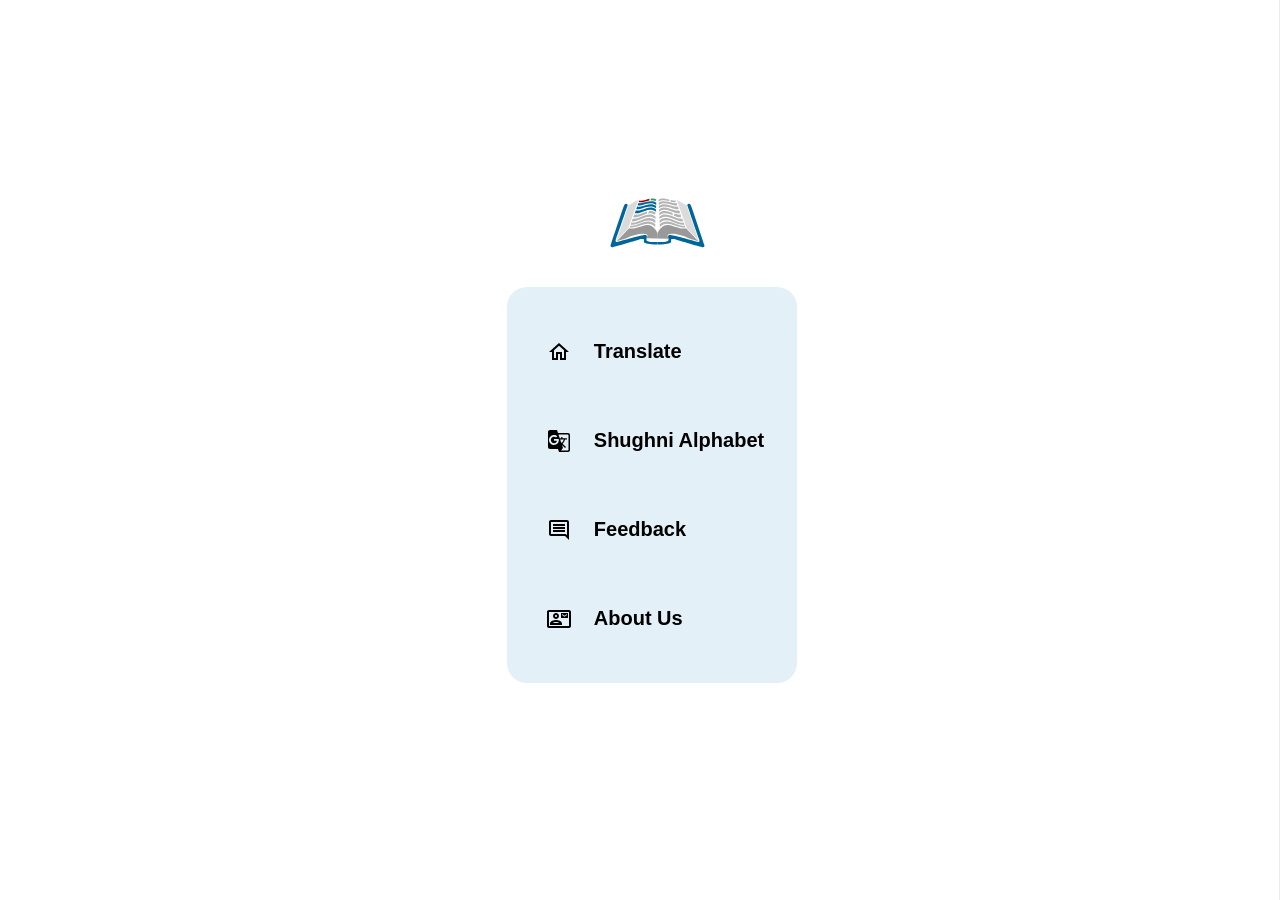
<file: index.html>
<!DOCTYPE html>
<html>

<head>
    <meta charset='utf-8'>
    <meta http-equiv='X-UA-Compatible' content='IE=edge'>
    <title>Shughni Alphabet</title>
    <meta name='viewport' content='width=device-width, initial-scale=1'>
    <link rel='stylesheet' type='text/css' media='screen' href='css/index.css'>
    <link rel="icon" href="icons/logo.svg">
    <link rel="stylesheet" href="https://cdnjs.cloudflare.com/ajax/libs/font-awesome/5.13.0/css/all.min.css">
</head>

<body>
    <div class="app">

        <div class="sidebar">

            <div class="icons__above">
                <p><a href="index.html">
                        <img src="icons/logo.svg" alt="main page">
                    </a>
                </p>
            </div>

            <div class="sidebar__option">

                <div class="icons">
                    <img src="icons/home.svg">
                    <a href="php/translator.php"> Translate </a>
                </div>

                <div class="icons">
                    <img src="icons/alphabet.svg">
                    <a href="html/alphabet.html"> Shughni Alphabet </a>
                </div>

                <div class="icons">
                    <img src="icons/feedback.svg">
                    <a href="php/feedback.php"> Feedback </a>
                </div>

                <div class="icons">
                    <img src="icons/aboutus.svg">
                    <a href="html/aboutus.html"> About Us </a>
                </div>

            </div>

        </div>

    </div>

</body>

</html>
</file>
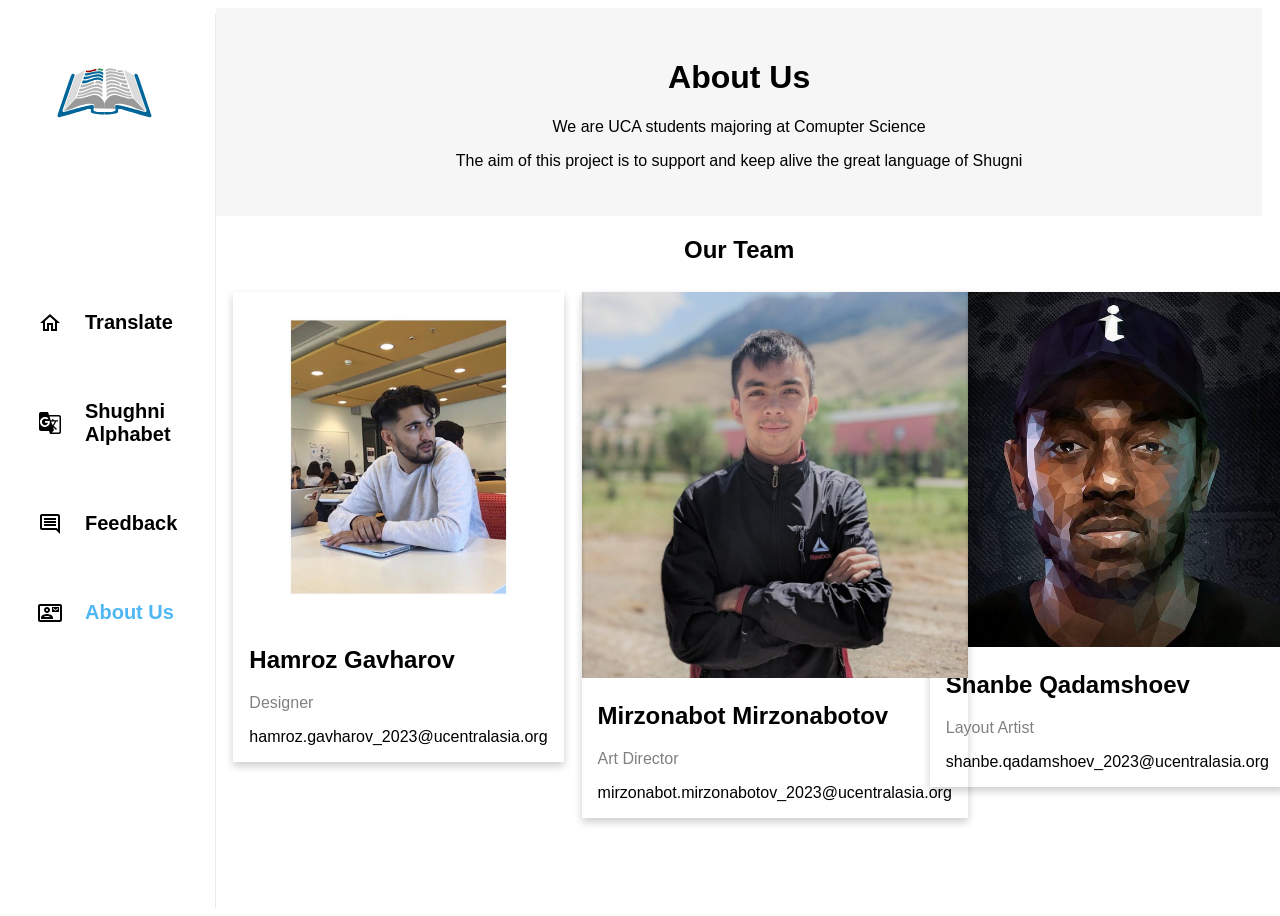
<file: html/aboutus.html>
<!DOCTYPE html>
<html>

<head>
  <meta charset='utf-8'>
  <meta http-equiv='X-UA-Compatible' content='IE=edge'>
  <title>About Us</title>
  <meta name='viewport' content='width=device-width, initial-scale=1'>
  <link rel='stylesheet' type='text/css' media='screen' href='../css/aboutus.css'>
  <link rel="icon" href="../icons/logo.svg">
  <link rel="stylesheet" href="https://cdnjs.cloudflare.com/ajax/libs/font-awesome/5.13.0/css/all.min.css">
</head>

<body>
  <div class="app">
    <div class="sidebar">
      <div class="icons__above">
        <p><a href="../index.html">
            <img src="../icons/logo.svg" alt="main page"></a></p>
      </div>

      <div class="sidebar__option">
        <div class="icons">
          <img src="../icons/home.svg">
          <a href="../php/translator.php"> Translate </a>
        </div>

        <div class="icons">
          <img src="../icons/alphabet.svg">
          <a href="../html/alphabet.html"> Shughni Alphabet </a>
        </div>

        <div class="icons">
          <img src="../icons/feedback.svg">
          <a href="../php/feedback.php"> Feedback </a>
        </div>

        <div class="icons">
          <img src="../icons/aboutus.svg">
          <a class="active" href="aboutus.html"> About Us </a>
        </div>

      </div>

    </div>

    <div class="new">
      <div class="about-section">
        <h1>About Us</h1>
        <p>We are UCA students majoring at Comupter Science</p>
        <p>The aim of this project is to support and keep alive the great language of Shugni</p>
      </div>

      <h2 style="text-align:center">Our Team</h2>

      <div class="row">
        <div class="column">
          <div class="card">
            <img src="../icons/vasya.jpg" alt="Shanbe" style="width:100%">
            <div class="container">
              <h2>Shanbe Qadamshoev</h2>
              <p class="title">Layout Artist</p>
              <p>shanbe.qadamshoev_2023@ucentralasia.org</p>
            </div>
          </div>
        </div>

        <div class="column">
          <div class="card">
            <img src="../aboutus/mirzo.jpg" alt="Mirzo" style="width:100%">
            <div class="container">
              <h2>Mirzonabot Mirzonabotov</h2>
              <p class="title">Art Director</p>
              <p>mirzonabot.mirzonabotov_2023@ucentralasia.org</p>
            </div>
          </div>
        </div>

        <div class="column">
          <div class="card">
            <img src="../aboutus/hamroz.jpg" alt="Hamroz" style="width:100%">
            <div class="container">
              <h2>Hamroz Gavharov</h2>
              <p class="title">Designer</p>
              <p>hamroz.gavharov_2023@ucentralasia.org</p>
            </div>
          </div>
        </div>
      </div>
    </div>
  </div>
</body>

</html>
</file>
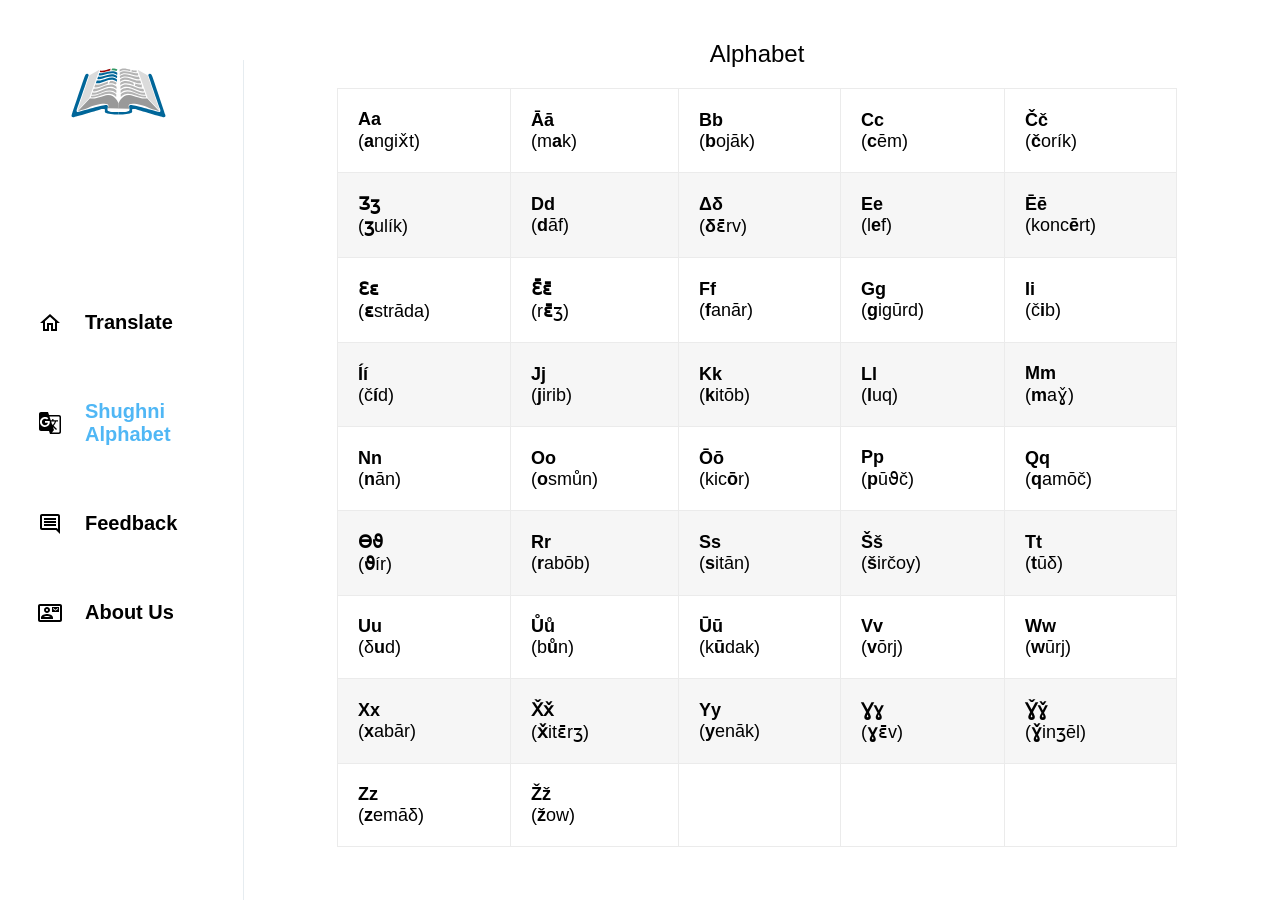
<file: html/alphabet.html>
<!DOCTYPE html>
<html>

<head>
    <meta charset='utf-8'>
    <meta http-equiv='X-UA-Compatible' content='IE=edge'>
    <title>Shughni Alphabet</title>
    <meta name='viewport' content='width=device-width, initial-scale=1'>
    <link rel='stylesheet' type='text/css' media='screen' href='../css/alphabet.css'>
    <link rel='stylesheet' type='text/css' media='screen' href='../css/table.css'>
    <link rel="icon" href="../icons/logo.svg">
    <link rel="stylesheet" href="https://cdnjs.cloudflare.com/ajax/libs/font-awesome/5.13.0/css/all.min.css">
</head>

<body>
    <div class="app">

        <div class="sidebar">
            <div class="icons__above">
                <p><a href="../index.html">
                        <img src="../icons/logo.svg" alt="main page"></a></p>
            </div>
            <div class="sidebar__option">

                <div class="icons">
                    <img src="../icons/home.svg">
                    <a href="../php/translator.php"> Translate </a>
                </div>

                <div class="icons">
                    <img src="../icons/alphabet.svg">
                    <a class="active" href="alphabet.html"> Shughni Alphabet </a>
                </div>

                <div class="icons">
                    <img src="../icons/feedback.svg">
                    <a href="../php/feedback.php"> Feedback </a>
                </div>

                <div class="icons">
                    <img src="../icons/aboutus.svg">
                    <a href="../html/aboutus.html"> About Us </a>
                </div>

            </div>

        </div>


        <div class="alphabetTable">
            <table>
                <thead>
                    <caption>
                        <h2>Alphabet</h2>
                    </caption>
                </thead>

                <tbody>
                    <tr>
                        <td>
                            <p><b>Aa</b> <br> (<b>a</b>ngix̌t) </p>
                        </td>
                        <td>
                            <p><b>Āā</b> <br> (m<b>a</b>k)</p>
                        </td>
                        <td>
                            <p><b>Bb</b> <br> (<b>b</b>ojāk)</p>
                        </td>
                        <td>
                            <p><b>Cc</b> <br> (<b>c</b>ēm)</p>
                        </td>
                        <td>
                            <p><b>Čč</b> <br> (<b>č</b>orík)</p>
                        </td>
                    </tr>

                    <tr class="colored">
                        <td>
                            <p><b>Ʒʒ</b> <br> (<b>ʒ</b>ulík)</p>
                        </td>
                        <td>
                            <p><b>Dd</b> <br> (<b>d</b>āf)</p>
                        </td>
                        <td>
                            <p><b>Δδ</b> <br> (<b>δ</b>ɛ̄rv)</p>
                        </td>
                        <td>
                            <p><b>Ee</b> <br> (l<b>e</b>f)</p>
                        </td>
                        <td>
                            <p><b>Ēē</b> <br> (konc<b>ē</b>rt)</p>
                        </td>
                    </tr>

                    <tr>
                        <td>
                            <p><b>Ɛɛ</b> <br> (<b>ɛ</b>strāda)</p>
                        </td>
                        <td>
                            <p><b>Ɛ̄ɛ̄</b> <br> (r<b>ɛ̄</b>ʒ)</p>
                        </td>
                        <td>
                            <p><b>Ff</b> <br> (<b>f</b>anār)</p>
                        </td>
                        <td>
                            <p><b>Gg</b> <br> (<b>g</b>igūrd)</p>
                        </td>
                        <td>
                            <p><b>Ii</b> <br> (č<b>i</b>b)</p>
                        </td>
                    </tr>
                    <tr class="colored">
                        <td>
                            <p><b>Íí</b> <br> (č<b>í</b>d)</p>
                        </td>
                        <td>
                            <p><b>Jj</b> <br> (<b>j</b>irib)</p>
                        </td>
                        <td>
                            <p><b>Kk</b> <br> (<b>k</b>itōb)</p>
                        </td>
                        <td>
                            <p><b>Ll</b> <br> (<b>l</b>uq)</p>
                        </td>
                        <td>
                            <p><b>Mm</b> <br> (<b>m</b>aɣ̌)</p>
                        </td>
                    </tr>
                    <tr>
                        <td>
                            <p><b>Nn</b> <br> (<b>n</b>ān)</p>
                        </td>
                        <td>
                            <p><b>Oo</b> <br> (<b>o</b>smůn)</p>
                        </td>
                        <td>
                            <p><b>Ōō</b> <br> (kic<b>ō</b>r)</p>
                        </td>
                        <td>
                            <p><b>Pp</b> <br> (<b>p</b>ūϑč)</p>
                        </td>
                        <td>
                            <p><b>Qq</b> <br> (<b>q</b>amōč)</p>
                        </td>
                    </tr>
                    <tr class="colored">

                        <td>
                            <p><b>ϴϑ</b> <br> (<b>ϑ</b>ír)</p>
                        </td>
                        <td>
                            <p><b>Rr</b> <br> (<b>r</b>abōb)</p>
                        </td>
                        <td>
                            <p><b>Ss</b> <br> (<b>s</b>itān)</p>
                        </td>
                        <td>
                            <p><b>Šš</b> <br> (<b>š</b>irčoy)</p>
                        </td>
                        <td>
                            <p><b>Tt</b> <br> (<b>t</b>ūδ)</p>
                        </td>
                    </tr>
                    <tr>
                        <td>
                            <p><b>Uu</b> <br> (δ<b>u</b>d)</p>
                        </td>
                        <td>
                            <p><b>Ůů</b> <br> (b<b>ů</b>n)</p>
                        </td>
                        <td>
                            <p><b>Ūū</b> <br> (k<b>ū</b>dak)</p>
                        </td>
                        <td>
                            <p><b>Vv</b> <br> (<b>v</b>ōrj)</p>
                        </td>
                        <td>
                            <p><b>Ww</b> <br> (<b>w</b>ūrj)</p>
                        </td>
                    </tr>
                    <tr class="colored">
                        <td>
                            <p><b>Xx</b> <br> (<b>x</b>abār)</p>
                        </td>
                        <td>
                            <p><b>X̌x̌</b> <br> (<b>x̌</b>itɛ̄rʒ)</p>
                        </td>
                        <td>
                            <p><b>Yy</b> <br> (<b>y</b>enāk)</p>
                        </td>
                        <td>
                            <p><b>Ɣɣ</b> <br> (<b>ɣ</b>ɛ̄v)</p>
                        </td>
                        <td>
                            <p><b>Ɣ̌ɣ̌</b> <br> (<b>ɣ̌</b>inʒēl)</p>
                        </td>
                    </tr>
                    <tr>
                        <td>
                            <p><b>Zz</b> <br> (<b>z</b>emāδ)</p>
                        </td>
                        <td>
                            <p><b>Ž‎ž</b>‎ <br> (<b>ž</b>‎ow)</p>
                        </td>
                        <td></td>
                        <td></td>
                        <td></td>
                    </tr>
                </tbody>
            </table>


        </div>

    </div>


</body>

</html>
</file>
<file: css/index.css>
.sidebar {
  border-right: 1px solid #e6ecf0;
  width: 100%;
  min-width: 200px;
  padding-left: 0px;
  padding-right: 25px;
  display: flex;
  flex-direction: column;
  align-items: center;
  color: black;
}

.app {
  display: flex;
  height: 100vh;
}

.icons__above img {
  width: 95px;
  margin-top: 190px;
  margin-left: 60px;
}

.sidebar__option {
  margin-top: 30px;
  margin-left: 50px;
  display: flex;
  flex-direction: column;
  padding: 20px;
  background-color: #e4f0f8;
  border-radius: 20px;
}

.icons {
  display: flex;
  flex-direction: row;
  align-items: center;
  cursor: pointer;
  margin: 20px 0;
  padding-left: 20px;
}

.icons a:hover {
  border-radius: 20px;
  color: #50b7f5;
  transition: color 100ms ease-out;
}

.icons > a {
  padding: 13px;
  font-weight: 800;
  font-size: 20px;
  margin-left: 10px;
  text-decoration: none;
  color: black;
}

.sidebar__option .active {
  color: #50b7f5;
}

* {
  margin: 0;
  font-family: -apple-system, BlinkMacSystemFont, "Segoe UI", "Roboto", "Oxygen",
    "Ubuntu", "Cantarell", "Fira Sans", "Droid Sans", "Helvetica Neue",
    sans-serif;
}
</file>
<file: css/aboutus.css>
/* ---------------------- SIDEBAR----------------------- */
.sidebar {
  border-right: 1px solid #e6ecf0;
  width: 19.5%;
  margin-top: 6px;
  padding-right: 25px;
  display: flex;
  flex-direction: column;
  align-items: center;
  color: black;
  justify-items: auto;
}

.icons__above img {
  width: 95px;
  margin-top: 30px;
}

.icons {
  display: flex;
  flex-direction: row;
  align-items: center;
  cursor: pointer;
  margin: 20px 0;
  padding-left: 20px;
}

.icons a:hover {
  background-color: #e8f5fe;
  border-radius: 20px;
  color: #50b7f5;
  transition: color 100ms ease-out;
}

.icons > a {
  padding: 13px;
  font-weight: 800;
  font-size: 20px;
  margin-left: 10px;
  text-decoration: none;
  color: black;
}

.sidebar__option {
  margin-top: 135px;
  display: flex;
  flex-direction: column;
  justify-content: space-between;
}

.sidebar__option .active {
  color: #50b7f5;
}

.app {
  display: flex;
  height: 100vh;
  /* max-width: 1300px; */
  margin-left: auto;
  margin-right: auto;
  padding: 0 10px;
}

* {
  font-family: -apple-system, BlinkMacSystemFont, "Segoe UI", "Roboto", "Oxygen",
    "Ubuntu", "Cantarell", "Fira Sans", "Droid Sans", "Helvetica Neue",
    sans-serif;
}

html {
  box-sizing: border-box;
}

*,
*:before,
*:after {
  box-sizing: inherit;
}

.column {
  display: flex;
  float: right;
  width: 33.3%;
  margin-bottom: 16px;
  padding: 0 8px;
}

.card {
  box-shadow: 0 4px 8px 0 rgba(0, 0, 0, 0.2);
  margin: 8px;
}

.about-section {
  padding: 30px;
  text-align: center;
  background-color: #f6f6f6;
  color: #000;
}

.container {
  padding: 0 16px;
}

.container::after,
.row::after {
  content: "";
  clear: both;
  display: table;
}

.title {
  color: grey;
}

.button {
  border: none;
  outline: 0;
  display: inline-block;
  padding: 8px;
  color: white;
  background-color: #000;
  text-align: center;
  cursor: pointer;
  width: 100%;
}

.button:hover {
  background-color: #50b7f5;
}

@media screen and (max-width: 650px) {
  .column {
    width: 100%;
    display: block;
  }
}
</file>
<file: css/alphabet.css>
.sidebar {
  border-right: 1px solid #e6ecf0;
  width: 10%;
  min-width: 200px;
  margin-top: 60px;
  margin-left: 8px;
  padding-left: 0px;
  padding-right: 25px;
  display: flex;
  flex-direction: column;
  align-items: center;
  color: black;
  justify-items: auto;
}

.icons__above img {
  width: 95px;
  margin-top: 0px;
  margin-left: 60px;
}

.icons {
  display: flex;
  flex-direction: row;
  align-items: center;
  cursor: pointer;
  margin: 20px 0;
  padding-left: 20px;
}

.icons a:hover {
  background-color: #e8f5fe;
  border-radius: 20px;
  color: #50b7f5;
  transition: color 100ms ease-out;
}

.icons > a {
  padding: 13px;
  font-weight: 800;
  font-size: 20px;
  margin-left: 10px;
  text-decoration: none;
  color: black;
}

.sidebar__option {
  margin-top: 150px;
  display: flex;
  flex-direction: column;
  justify-content: space-between;
}

.sidebar__option .active {
  color: #50b7f5;
}

* {
  margin: 0;
  font-family: -apple-system, BlinkMacSystemFont, "Segoe UI", "Roboto", "Oxygen",
    "Ubuntu", "Cantarell", "Fira Sans", "Droid Sans", "Helvetica Neue",
    sans-serif;
}

.app {
  display: flex;
  height: 100vh;
  margin-left: auto;
  margin-right: auto;
  padding: 0 10px;
}

.alphabetTable {
  width: 90%;
}
</file>
<file: css/table.css>
table {
  overflow-x: auto;
  margin-left: auto;
  margin-right: auto;
}

table,
tr,
td {
  border: 1px solid #ebebeb;
  border-collapse: collapse;
}

h2 {
  margin-top: 20px;
  padding: 20px;
  font-weight: 500;
}

td {
  padding: 20px;
}

p {
  text-align: left;
  margin-right: 60px;
  font-size: 18px;
}

.colored {
  background-color: #f6f6f6;
}
</file>
